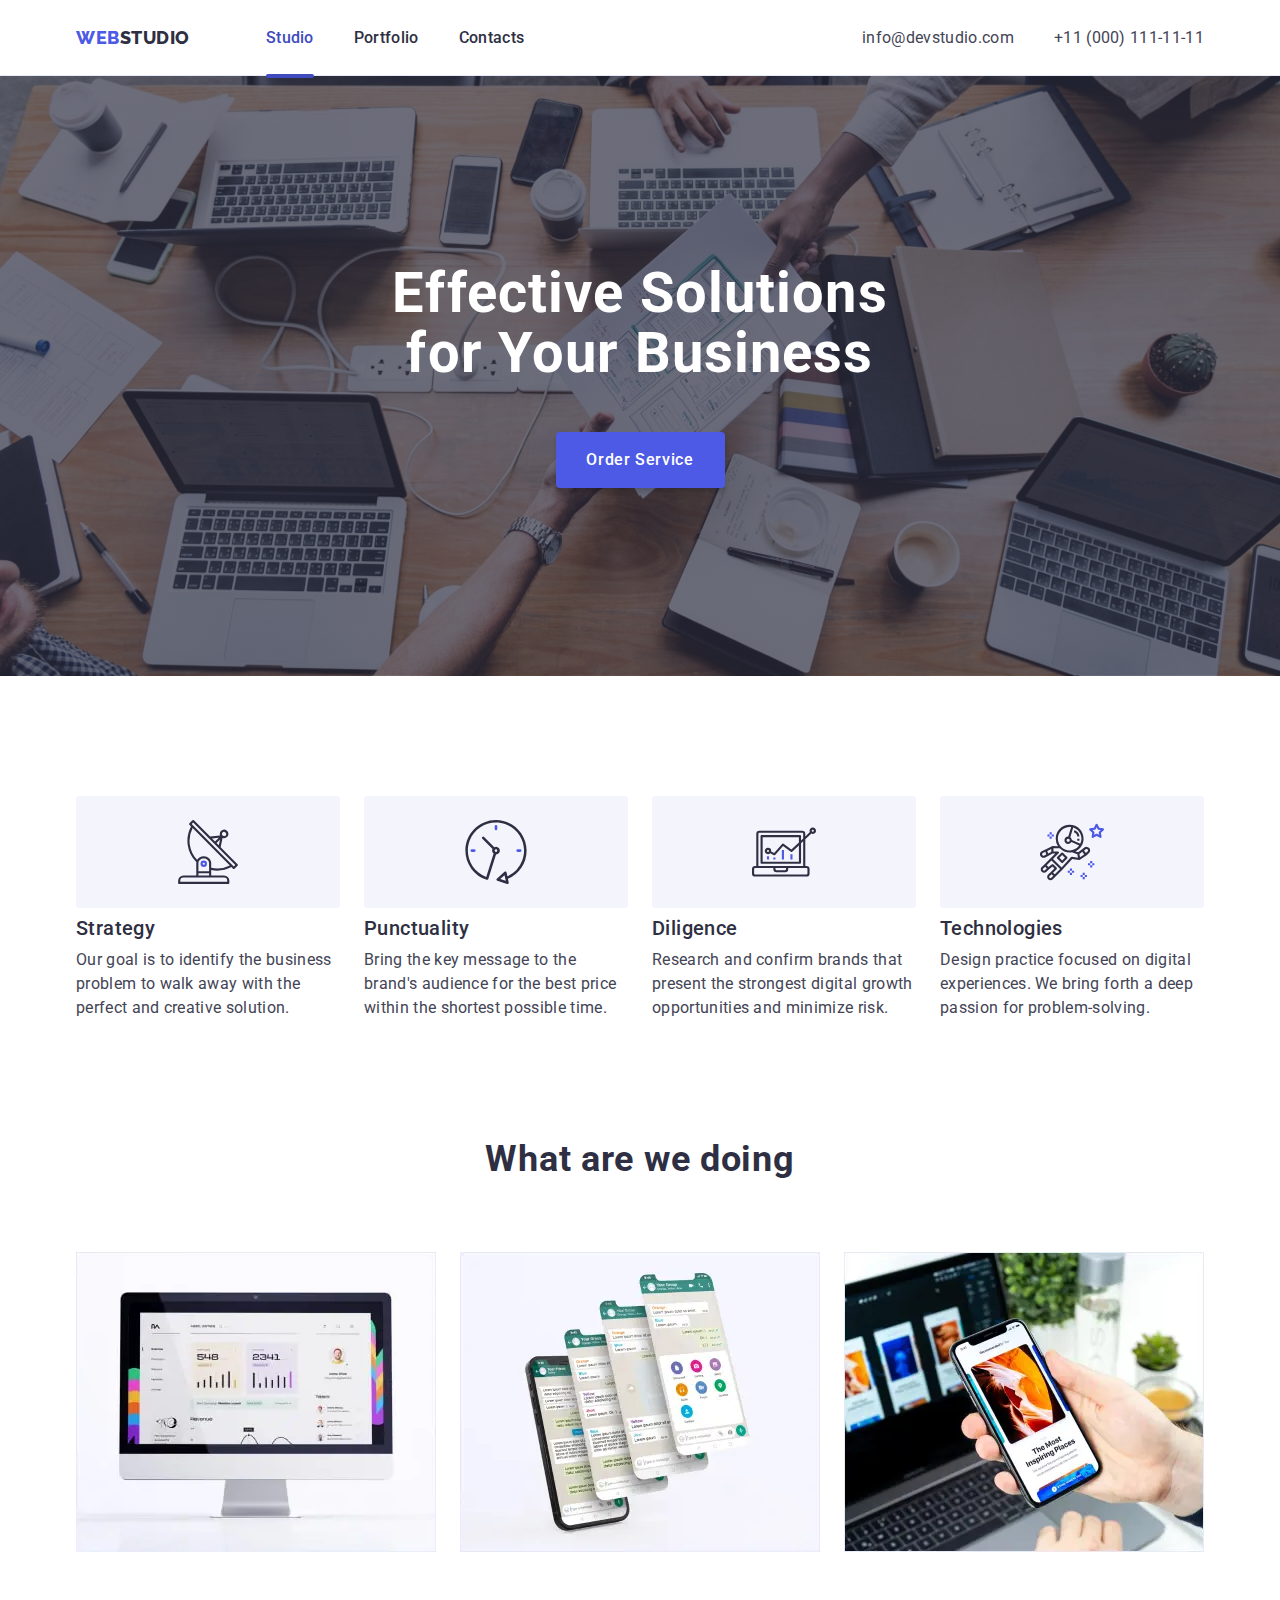
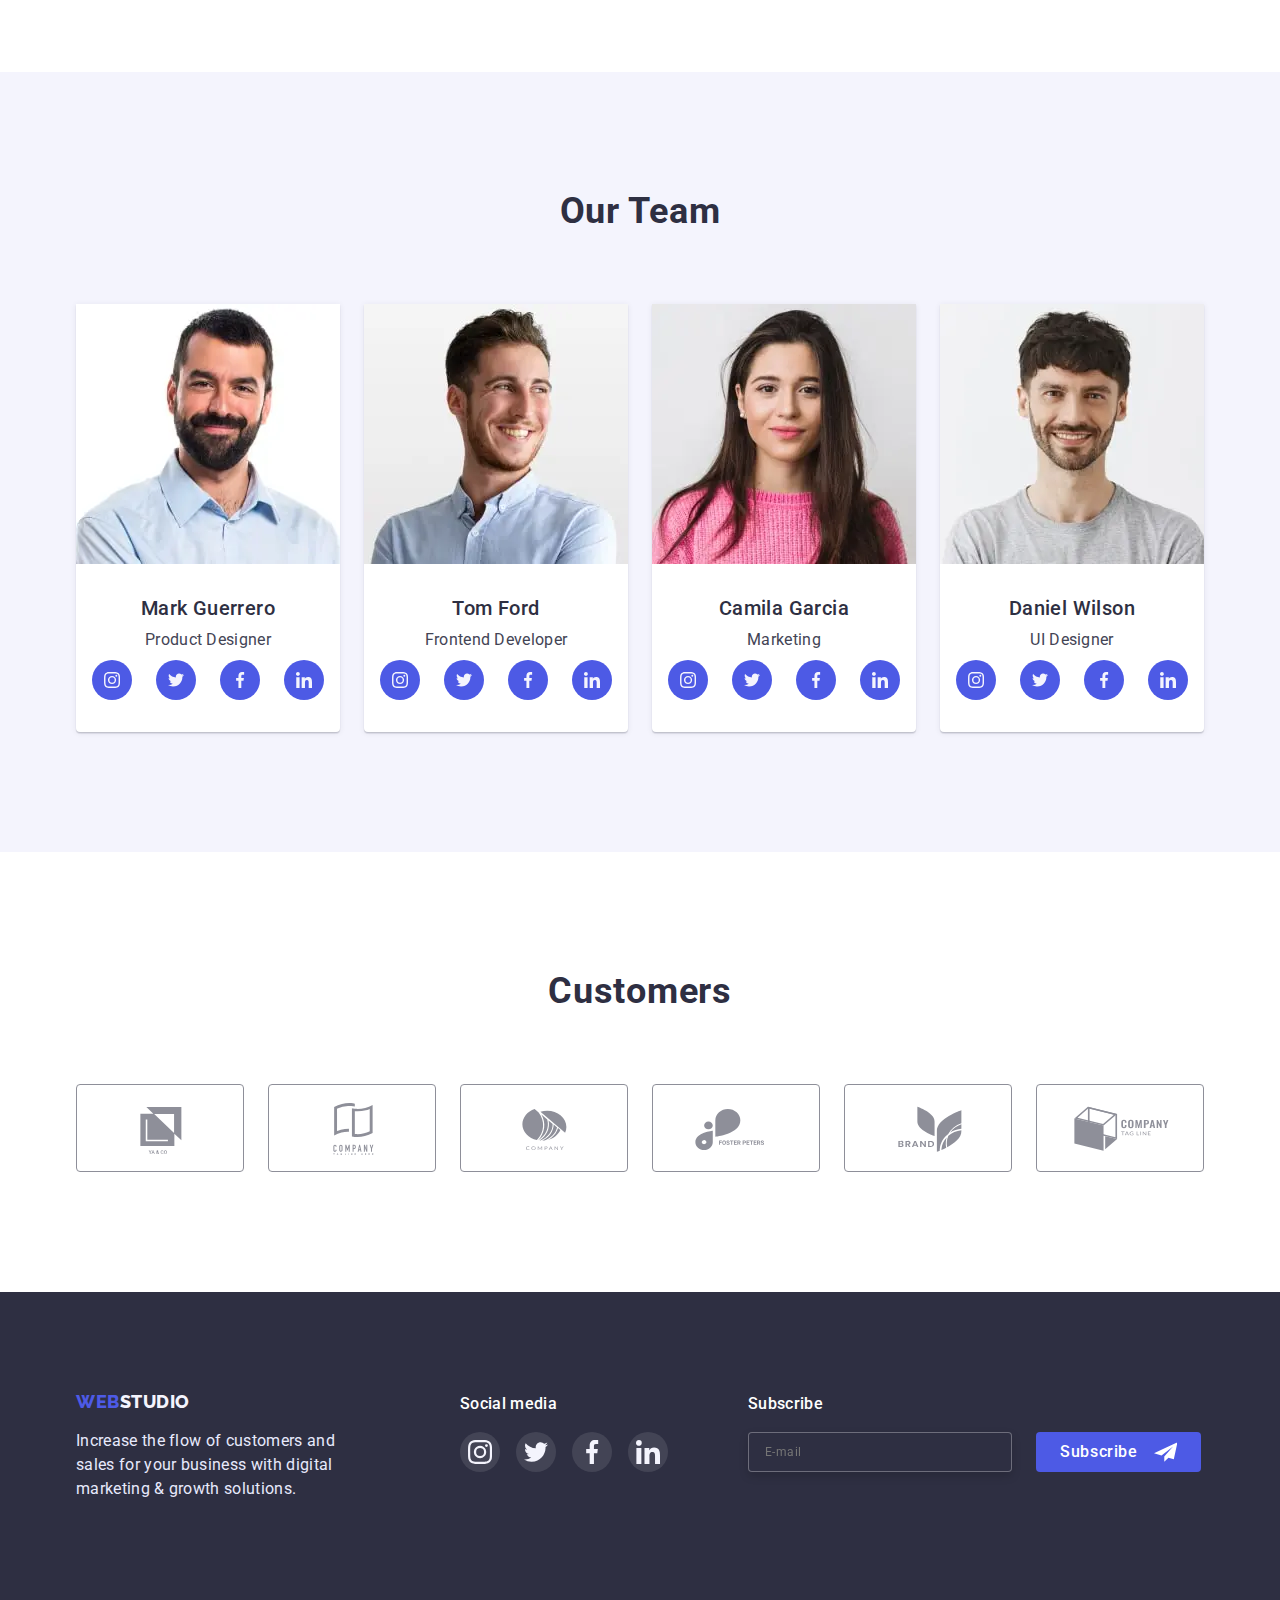
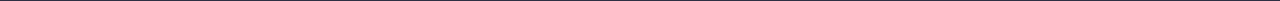
<file: index.html>
<!DOCTYPE html>
<html lang="en">
  <head>
    <meta charset="UTF-8" />
    <meta http-equiv="X-UA-Compatible" content="IE=edge" />
    <meta name="viewport" content="width=device-width, initial-scale=1.0" />
    <title>Effective Solutions for Your Business</title>
    <link rel="preconnect" href="https://fonts.googleapis.com" />
    <link rel="preconnect" href="https://fonts.gstatic.com" crossorigin />
    <link
      href="https://fonts.googleapis.com/css2?family=Raleway:wght@800&family=Roboto:wght@400;500;700;900&display=swap"
      rel="stylesheet"
    />
    <link
      rel="stylesheet"
      href="https://cdn.jsdelivr.net/npm/modern-normalize@1.1.0/modern-normalize.min.css"
    />
    <link rel="stylesheet" href="./css/style.css" />
    <link rel="stylesheet" href="./css/mobile.css" />
    <link rel="stylesheet" href="./css/tablet.css" />
    <link rel="stylesheet" href="./css/desktop.css" />
  </head>
  <body class="body-style">
    <header class="page-header">
      <div class="container page-header-container">
        <nav class="page-nav">
          <a class="logo-link" href="./index.html"
            ><span class="accent">WEB</span>STUDIO</a
          >
          <ul class="menu list">
            <li class="menu-header">
              <a class="menu-list active" href="./index.html">Studio</a>
            </li>
            <li class="menu-header">
              <a class="menu-list" href="./portfolio.html">Portfolio</a>
            </li>
            <li class="menu-header">
              <a class="menu-list" href="">Contacts</a>
            </li>
          </ul>
        </nav>
        <address class="header-address">
          <ul class="list header-list tablet-header-list">
            <li class="header-item">
              <a href="mailto:info@devstudio.com" class="link-mail-post"
                >info@devstudio.com</a
              >
            </li>
            <li class="header-item">
              <a href="tel:+110001111111" class="phone-number"
                >+11 (000) 111-11-11</a
              >
            </li>
          </ul>
        </address>
        <button class="mobile-menu-open js-open-menu" type="button">
          <svg width="32px" height="22px">
            <use
              href="./images/icon/symbol-defs.svg#icon-charm_menu-hamburger"
            ></use>
          </svg>
        </button>
      </div>
      <div class="mobile-menu js-menu-container">
        <div class="container-menu">
          <div>
            <button class="mobile-menu-close-btn js-close-menu">
              <svg class="mobile-menu-close-icon" width="8px" height="8px">
                <use
                  href="./images/icon/symbol-defs.svg#icon-close-black-18dp-2-1-2"
                ></use>
              </svg>
            </button>

            <ul class="mobile-menu-list list">
              <li>
                <a class="mobile-menu-link" href="./index.html">Studio</a>
              </li>
              <li>
                <a class="mobile-menu-link" href="./portfolio.html"
                  >Portfolio</a
                >
              </li>
              <li><a class="mobile-menu-link" href="#">Contacts</a></li>
            </ul>
          </div>
          <div class="address-soc-list">
            <address>
              <ul class="address-list list">
                <li>
                  <a class="phone-number-mobile" href="tel:+110001111111"
                    >+11 (000) 111-11-11</a
                  >
                </li>
                <li>
                  <a
                    class="link-mail-post-mobile"
                    href="mailto:info@devstudio.com"
                    >info@devstudio.com</a
                  >
                </li>
              </ul>
            </address>
            <ul class="soc-mobile list">
              <li>
                <a href="#" class="social-link"
                  ><svg width="24px" height="24px">
                    <use
                      href="./images/icon/symbol-defs.svg#icon-instagram-2"
                    ></use></svg
                ></a>
              </li>
              <li>
                <a href="#" class="social-link"
                  ><svg width="24px" height="24px">
                    <use
                      href="./images/icon/symbol-defs.svg#icon-twitter-1"
                    ></use></svg
                ></a>
              </li>
              <li>
                <a href="#" class="social-link"
                  ><svg width="24px" height="24px">
                    <use
                      href="./images/icon/symbol-defs.svg#icon-facebook-1"
                    ></use></svg
                ></a>
              </li>
              <li>
                <a href="#" class="social-link"
                  ><svg width="24px" height="24px">
                    <use
                      href="./images/icon/symbol-defs.svg#icon-linkedin-1"
                    ></use></svg
                ></a>
              </li>
            </ul>
          </div>
        </div>
      </div>
    </header>
    <main>
      <section class="headline-box section">
        <div class="container headline-container">
          <h1 class="headline headline-tablet headline-desktop">
            Effective Solutions for Your Business
          </h1>
          <button class="headline-button" type="button" data-modal-open>
            Order Service
          </button>
        </div>
      </section>

      <section class="features-mobile features-tablet features">
        <div class="container">
          <h2 class="visually-hidden">Features</h2>
          <ul class="features-list list">
            <li class="features-icon">
              <svg width="64px" height="64px">
                <use href="./images/icon/symbol-defs.svg#icon-antenna-1"></use>
              </svg>
            </li>
            <li class="features-icon">
              <svg width="64px" height="64px">
                <use href="./images/icon/symbol-defs.svg#icon-clock-1"></use>
              </svg>
            </li>
            <li class="features-icon">
              <svg width="64px" height="64px">
                <use href="./images/icon/symbol-defs.svg#icon-diagram-1"></use>
              </svg>
            </li>
            <li class="features-icon">
              <svg width="64px" height="64px">
                <use
                  href="./images/icon/symbol-defs.svg#icon-astronaut-1"
                ></use>
              </svg>
            </li>
          </ul>

          <ul
            class="features-list features-list-mobile features-list-tablet list"
          >
            <li class="features-item features-item-tablet">
              <h3
                class="features-header features-header-mobile features-header-tablet"
              >
                Strategy
              </h3>
              <p
                class="features-text features-text-mobile features-text-tablet"
              >
                Our goal is to identify the business problem to walk away with
                the perfect and creative solution.
              </p>
            </li>
            <li class="features-item features-item-tablet">
              <h3
                class="features-header features-header-mobile features-header-tablet"
              >
                Punctuality
              </h3>
              <p
                class="features-text features-text-mobile features-text-tablet"
              >
                Bring the key message to the brand's audience for the best price
                within the shortest possible time.
              </p>
            </li>

            <li class="features-item features-item-tablet">
              <h3
                class="features-header features-header-mobile features-header-tablet"
              >
                Diligence
              </h3>
              <p
                class="features-text features-text-mobile features-text-tablet"
              >
                Research and confirm brands that present the strongest digital
                growth opportunities and minimize risk.
              </p>
            </li>
            <li class="features-item features-item-tablet">
              <h3
                class="features-header features-header-mobile features-header-tablet"
              >
                Technologies
              </h3>
              <p
                class="features-text features-text-mobile features-text-tablet"
              >
                Design practice focused on digital experiences. We bring forth a
                deep passion for problem-solving.
              </p>
            </li>
          </ul>
        </div>
      </section>
      <section class="our-work">
        <div class="container">
          <h2 class="our-work-header">What are we doing</h2>
          <ul class="work-img list">
            <li>
              <picture>
                <source
                  srcset="
                    ./images/desktop-1x.webp 1x,
                    ./images/desktop-2x.webp 2x
                  "
                  media="(min-width: 1200px)"
                  type="image/webp"
                />
                <source
                  srcset="
                    ./images/desktop-1x.jpg 1x,
                    ./images/desktop-2x.jpg 2x
                  "
                  media="(min-width: 1200px)"
                />
                <img src="./images/desktop.jpg" alt="computer" width="360" />
              </picture>
            </li>
            <li>
              <picture>
                <source
                  srcset="./images/mob-1x.webp 1x, ./images/mob-2x.webp 2x"
                  media="(min-width: 1200px)"
                  type="image/webp"
                />
                <source
                  srcset="./images/mob-1x.jpg 1x, ./images/mob-2x.jpg 2x"
                  media="(min-width: 1200px)"
                />
                <img src="./images/mobile.jpg" alt="telephone" width="360" />
              </picture>
            </li>
            <li>
              <picture>
                <source
                  srcset="
                    ./images/mob-desk-1x.webp 1x,
                    ./images/mob-desk-2x.webp 2x
                  "
                  media="(min-width: 1200px)"
                  type="image/webp"
                />
                <source
                  srcset="
                    ./images/mob-desk-1x.jpg 1x,
                    ./images/mob-desk-2x.jpg 2x
                  "
                  media="(min-width: 1200px)"
                />
                <img
                  src="./images/desktopmobile.jpg"
                  alt="notebook"
                  width="360"
                />
              </picture>
            </li>
          </ul>
        </div>
      </section>

      <section class="team-list">
        <div class="container">
          <h2 class="team-header">Our Team</h2>
          <div class="cont-team">
            <ul class="team list">
              <li class="borders-text">
                <picture>
                  <source
                    srcset="./images/mark-1x.webp 1x, ./images/mark-2x.webp 2x"
                    media="(min-width: 1200px)"
                    type="image/webp"
                  />
                  <source
                    srcset="./images/mark-1x.jpg 1x, ./images/mark-2x.jpg 2x"
                    media="(min-width: 1200px)"
                  />
                  <img src="./images/mark.jpg" alt="Mark" width="264" />
                </picture>
                <div class="card-text">
                  <h3 class="team-name">Mark Guerrero</h3>
                  <p class="speciality">Product Designer</p>

                  <ul class="card list">
                    <li>
                      <a href="#" class="card-link"
                        ><svg width="16px" height="16px">
                          <use
                            href="./images/icon/symbol-defs.svg#icon-instagram-2"
                          ></use></svg
                      ></a>
                    </li>
                    <li>
                      <a href="#" class="card-link"
                        ><svg width="16px" height="16px">
                          <use
                            href="./images/icon/symbol-defs.svg#icon-twitter-1"
                          ></use></svg
                      ></a>
                    </li>
                    <li>
                      <a href="#" class="card-link"
                        ><svg width="16px" height="16px">
                          <use
                            href="./images/icon/symbol-defs.svg#icon-facebook-1"
                          ></use></svg
                      ></a>
                    </li>
                    <li>
                      <a href="#" class="card-link"
                        ><svg width="16px" height="16px">
                          <use
                            href="./images/icon/symbol-defs.svg#icon-linkedin-1"
                          ></use></svg
                      ></a>
                    </li>
                  </ul>
                </div>
              </li>
              <li class="borders-text">
                <picture>
                  <source
                    srcset="./images/tom-1x.webp 1x, ./images/tom-2x.webp 2x"
                    media="(min-width: 1200px)"
                    type="image/webp"
                  />
                  <source
                    srcset="./images/tom-1x.jpg 1x, ./images/tom-2x.jpg 2x"
                    media="(min-width: 1200px)"
                  />
                  <img src="./images/tom.jpg" alt="Tom" width="264" />
                </picture>
                <div class="card-text">
                  <h3 class="team-name">Tom Ford</h3>
                  <p class="speciality">Frontend Developer</p>
                  <ul class="card list">
                    <li>
                      <a href="#" class="card-link"
                        ><svg width="16px" height="16px">
                          <use
                            href="./images/icon/symbol-defs.svg#icon-instagram-2"
                          ></use></svg
                      ></a>
                    </li>
                    <li>
                      <a href="#" class="card-link"
                        ><svg width="16px" height="16px">
                          <use
                            href="./images/icon/symbol-defs.svg#icon-twitter-1"
                          ></use></svg
                      ></a>
                    </li>
                    <li>
                      <a href="#" class="card-link"
                        ><svg width="16px" height="16px">
                          <use
                            href="./images/icon/symbol-defs.svg#icon-facebook-1"
                          ></use></svg
                      ></a>
                    </li>
                    <li>
                      <a href="#" class="card-link"
                        ><svg width="16px" height="16px">
                          <use
                            href="./images/icon/symbol-defs.svg#icon-linkedin-1"
                          ></use></svg
                      ></a>
                    </li>
                  </ul>
                </div>
              </li>
            </ul>

            <ul class="team list">
              <li class="borders-text">
                <picture>
                  <source
                    srcset="
                      ./images/camila-1x.webp 1x,
                      ./images/camila-2x.webp 2x
                    "
                    media="(min-width: 1200px)"
                    type="image/webp"
                  />
                  <source
                    srcset="
                      ./images/camila-1x.jpg 1x,
                      ./images/camila-2x.jpg 2x
                    "
                    media="(min-width: 1200px)"
                  />
                  <img src="./images/camila.jpg" alt="Camila" width="264" />
                </picture>
                <div class="card-text">
                  <h3 class="team-name">Camila Garcia</h3>
                  <p class="speciality">Marketing</p>
                  <ul class="card list">
                    <li>
                      <a href="#" class="card-link"
                        ><svg width="16px" height="16px">
                          <use
                            href="./images/icon/symbol-defs.svg#icon-instagram-2"
                          ></use></svg
                      ></a>
                    </li>
                    <li>
                      <a href="#" class="card-link"
                        ><svg width="16px" height="16px">
                          <use
                            href="./images/icon/symbol-defs.svg#icon-twitter-1"
                          ></use></svg
                      ></a>
                    </li>
                    <li>
                      <a href="#" class="card-link"
                        ><svg width="16px" height="16px">
                          <use
                            href="./images/icon/symbol-defs.svg#icon-facebook-1"
                          ></use></svg
                      ></a>
                    </li>
                    <li>
                      <a href="#" class="card-link"
                        ><svg width="16px" height="16px">
                          <use
                            href="./images/icon/symbol-defs.svg#icon-linkedin-1"
                          ></use></svg
                      ></a>
                    </li>
                  </ul>
                </div>
              </li>

              <li class="borders-text">
                <picture>
                  <source
                    srcset="./images/dan-1x.webp 1x, ./images/dan-2x.webp 2x"
                    media="(min-width: 1200px)"
                    type="image/webp"
                  />
                  <source
                    srcset="./images/dan-1x.jpg 1x, ./images/dan-2x.jpg 2x"
                    media="(min-width: 1200px)"
                  />
                  <img src="./images/daniel.jpg" alt="Daniel" width="264" />
                </picture>
                <div class="card-text">
                  <h3 class="team-name">Daniel Wilson</h3>
                  <p class="speciality">UI Designer</p>
                  <ul class="card list">
                    <li>
                      <a href="#" class="card-link"
                        ><svg width="16px" height="16px">
                          <use
                            href="./images/icon/symbol-defs.svg#icon-instagram-2"
                          ></use></svg
                      ></a>
                    </li>
                    <li>
                      <a href="#" class="card-link"
                        ><svg width="16px" height="16px">
                          <use
                            href="./images/icon/symbol-defs.svg#icon-twitter-1"
                          ></use></svg
                      ></a>
                    </li>
                    <li>
                      <a href="#" class="card-link"
                        ><svg width="16px" height="16px">
                          <use
                            href="./images/icon/symbol-defs.svg#icon-facebook-1"
                          ></use></svg
                      ></a>
                    </li>
                    <li>
                      <a href="#" class="card-link"
                        ><svg width="16px" height="16px">
                          <use
                            href="./images/icon/symbol-defs.svg#icon-linkedin-1"
                          ></use></svg
                      ></a>
                    </li>
                  </ul>
                </div>
              </li>
            </ul>
          </div>
        </div>
      </section>

      <section class="customers">
        <div class="container">
          <h2 class="customers-header">Customers</h2>
          <ul class="customers-list list">
            <li>
              <a href="#" class="customers-link"
                ><svg class="svg" width="104px" height="56px">
                  <use
                    href="./images/icon/symbol-defs.svg#icon-Logo"
                  ></use></svg
              ></a>
            </li>
            <li>
              <a href="#" class="customers-link"
                ><svg class="svg" width="104px" height="56px">
                  <use
                    href="./images/icon/symbol-defs.svg#icon-Logo-2"
                  ></use></svg
              ></a>
            </li>

            <li>
              <a href="#" class="customers-link"
                ><svg class="svg" width="104px" height="56px">
                  <use
                    href="./images/icon/symbol-defs.svg#icon-Logo-3"
                  ></use></svg
              ></a>
            </li>

            <li>
              <a href="#" class="customers-link"
                ><svg class="svg" width="104px" height="56px">
                  <use
                    href="./images/icon/symbol-defs.svg#icon-Logo-4"
                  ></use></svg
              ></a>
            </li>

            <li>
              <a href="#" class="customers-link"
                ><svg class="svg" width="104px" height="56px">
                  <use
                    href="./images/icon/symbol-defs.svg#icon-Logo-5"
                  ></use></svg
              ></a>
            </li>
            <li>
              <a href="#" class="customers-link"
                ><svg class="svg" width="104px" height="56px">
                  <use
                    href="./images/icon/symbol-defs.svg#icon-Logo-6"
                  ></use></svg
              ></a>
            </li>
          </ul>
        </div>
      </section>
    </main>

    <footer class="style-footer">
      <div class="container footer-container">
        <div class="tablet-cont">
          <div class="footer-logo">
            <a class="logotype" href="./index.html"
              ><span class="accent">WEB</span>STUDIO</a
            >
            <p class="footer-text">
              Increase the flow of customers and sales for your business with
              digital marketing & growth solutions.
            </p>
          </div>
          <div class="social-media">
            <p class="soc-header">Social media</p>
            <ul class="social-list list">
              <li>
                <a href="#" class="social-list-item-link"
                  ><svg width="24px" height="24px">
                    <use
                      href="./images/icon/symbol-defs.svg#icon-instagram-2"
                    ></use></svg
                ></a>
              </li>
              <li>
                <a href="#" class="social-list-item-link"
                  ><svg width="24px" height="24px">
                    <use
                      href="./images/icon/symbol-defs.svg#icon-twitter-1"
                    ></use></svg
                ></a>
              </li>
              <li>
                <a href="#" class="social-list-item-link"
                  ><svg width="24px" height="24px">
                    <use
                      href="./images/icon/symbol-defs.svg#icon-facebook-1"
                    ></use></svg
                ></a>
              </li>
              <li>
                <a href="#" class="social-list-item-link"
                  ><svg width="24px" height="24px">
                    <use
                      href="./images/icon/symbol-defs.svg#icon-linkedin-1"
                    ></use></svg
                ></a>
              </li>
            </ul>
          </div>
        </div>
        <div class="subscribe-cont">
          <p class="subscribe">Subscribe</p>
          <form class="subscribe-form">
            <label for="subscribe-form"
              ><input
                type="text"
                id="subscribe-form"
                name="subscribe-input"
                class="footer-input"
                placeholder="E-mail"
            /></label>
            <button type="submit" class="subscribe-btn">
              Subscribe<svg width="24" height="24">
                <use href="./images/icon/symbol-defs.svg#icon-icon-send"></use>
              </svg>
            </button>
          </form>
        </div>
      </div>
    </footer>
    <div class="backdrop is-hidden" data-modal>
      <div class="modal modal-mobile modal-tablet">
        <button class="modal-btn" data-modal-close type="button">
          <svg width="8px" height="8px">
            <use
              href="./images/icon/symbol-defs.svg#icon-close-black-18dp-2-1-2"
            ></use>
          </svg>
        </button>
        <p class="modal-title">Leave your contacts and we will call you back</p>
        <form class="modal-form">
          <label for="name-label" class="name-label">
            <span class="modal-form-input-desc">Name</span>
            <span class="modal-form-input-wrapper">
              <input
                type="text"
                name="user-name"
                id="name-label"
                class="modal-input"
                pattern="[a-z A-Z А-Я а-я]+"
                minlength="2" />
              <svg width="18px" height="24" class="modal-form-icon">
                <use
                  href="./images/icon/symbol-defs.svg#icon-person-black-18dp-1"
                ></use></svg></span
          ></label>
          <label for="phone-user" class="name-label">
            <span class="modal-form-input-desc">Phone</span>
            <span class="modal-form-input-wrapper"
              ><input
                type="tel"
                name="user-phone"
                class="modal-input"
                id="phone-user"
                pattern="[0-9]{3}-[0-9]{3}-[0-9]{2}-[0-9]{2}"
                title="xxx-xxx-xx-xx" /><svg
                width="18px"
                height="24px"
                class="modal-form-icon"
              >
                <use
                  href="./images/icon/symbol-defs.svg#icon-phone-black-18dp-1"
                ></use></svg></span
          ></label>
          <label for="email-user" class="name-label">
            <span class="modal-form-input-desc">Email</span>
            <span class="modal-form-input-wrapper"
              ><input
                type="text"
                id="email-user"
                name="user-email"
                class="modal-input" /><svg
                class="modal-form-icon"
                width="18px"
                height="24"
              >
                <use
                  href="./images/icon/symbol-defs.svg#icon-email-black-18dp-1"
                ></use></svg></span
          ></label>
          <label for="comment-user" class="name-label">
            <span class="modal-form-input-desc">Comment</span>
            <textarea
              name="user-message"
              placeholder="Text input"
              id="comment-user"
              class="comment-message"
            ></textarea>
          </label>
          <input
            type="checkbox"
            name="user-comment"
            id="user-feedback"
            class="chekbox visually-hidden"
          /><label for="user-feedback" class="modal-form-check"
            >I accept the terms and conditions of the&nbsp;<a href="#"
              >Privacy Policy</a
            ></label
          >
          <button type="submit" class="modal-form-submit">Send</button>
        </form>
      </div>
    </div>
    <script src="./js/modal.js"></script>
    <script src="./js/mobile-menu.js"></script>
  </body>
</html>
</file>
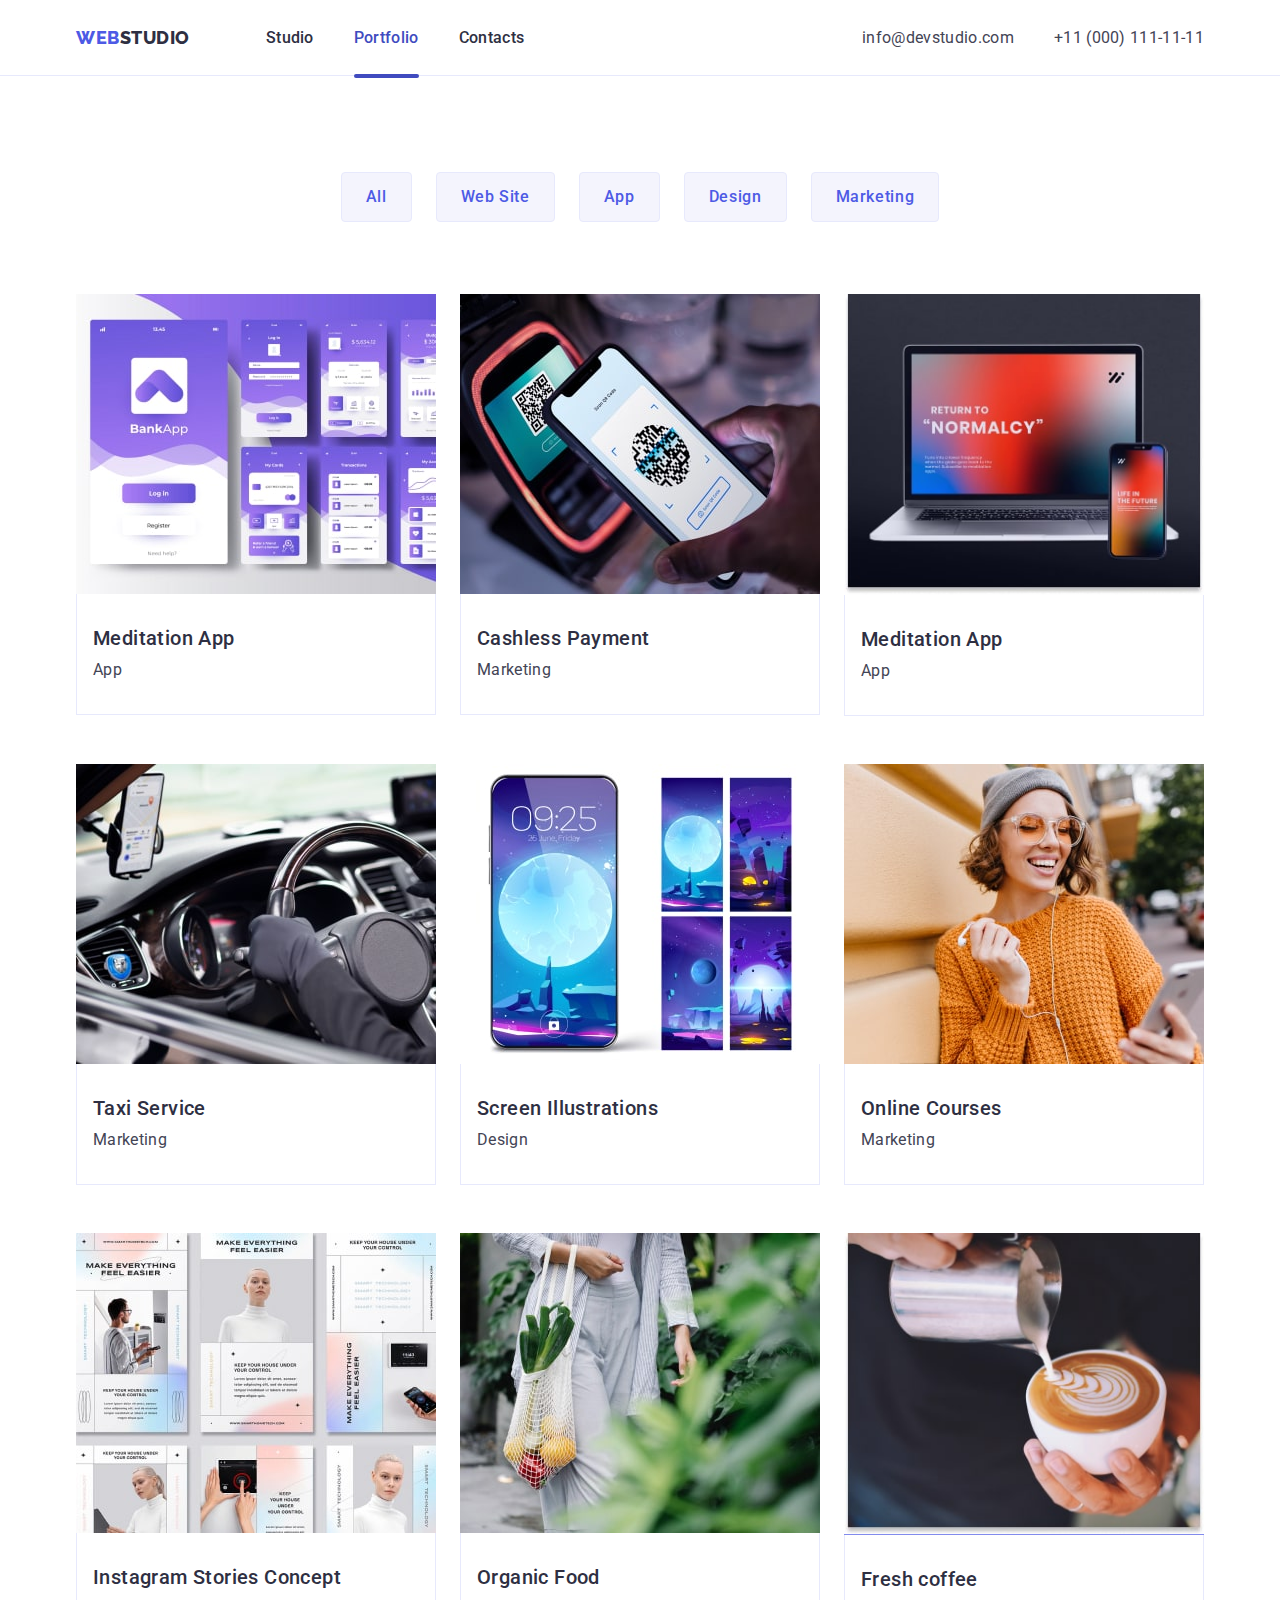
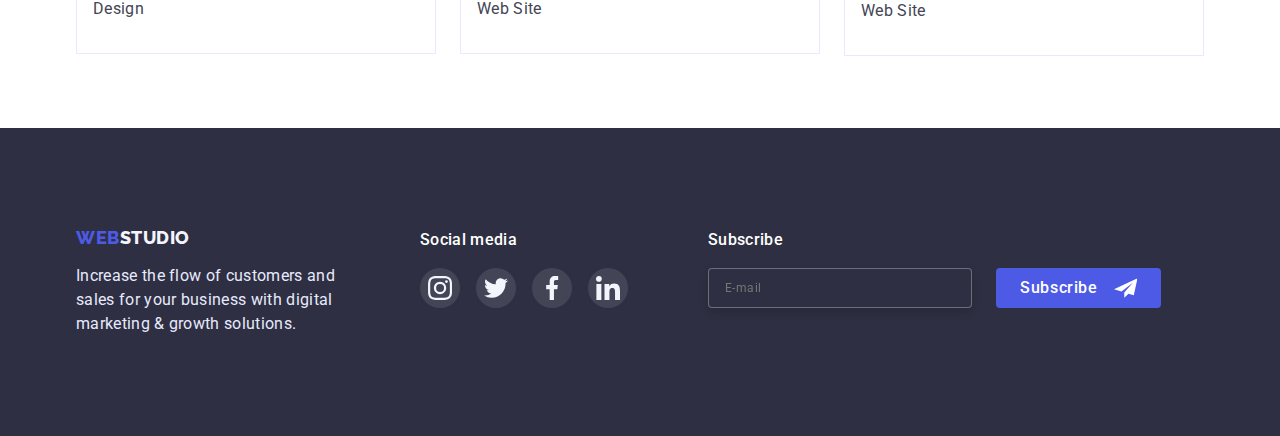
<file: portfolio.html>
<!DOCTYPE html>
<html lang="en">
  <head>
    <meta charset="UTF-8" />
    <meta http-equiv="X-UA-Compatible" content="IE=edge" />
    <meta name="viewport" content="width=device-width, initial-scale=1.0" />
    <title>Portfolio</title>
    <link rel="preconnect" href="https://fonts.googleapis.com" />
    <link rel="preconnect" href="https://fonts.gstatic.com" crossorigin />
    <link
      href="https://fonts.googleapis.com/css2?family=Open+Sans:wght@600&family=Raleway:wght@800&family=Roboto+Mono:wght@600&family=Roboto:wght@400;500;700&display=swap"
      rel="stylesheet"
    />
    <link
      rel="stylesheet"
      href="https://cdn.jsdelivr.net/npm/modern-normalize@1.1.0/modern-normalize.min.css"
    />
    <link rel="stylesheet" href="./css/style.css" />

    <link rel="stylesheet" href="./css/mobile.css" />

    <link rel="stylesheet" href="./css/tablet.css" />

    <link rel="stylesheet" href="./css/desktop.css" />
  </head>
  <body class="body-style">
    <header class="page-header">
      <div class="container page-header-container">
        <nav class="page-nav">
          <a class="logo-link" href="./index.html"
            ><span class="accent">WEB</span>STUDIO</a
          >
          <ul class="menu list">
            <li class="menu-header list">
              <a class="menu-list" href="./index.html">Studio</a>
            </li>
            <li class="menu-header list">
              <a class="menu-list active" href="./portfolio.html">Portfolio</a>
            </li>
            <li class="menu-header list">
              <a class="menu-list" href="">Contacts</a>
            </li>
          </ul>
        </nav>
        <address>
          <ul class="list header-list">
            <li>
              <a class="link-mail-post" href="mailto:info@devstudio.com"
                >info@devstudio.com</a
              >
            </li>
            <li>
              <a class="phone-number" href="tel:+110001111111"
                >+11 (000) 111-11-11</a
              >
            </li>
          </ul>
        </address>
      </div>
    </header>
    <main>
      <section class="buttons">
        <div class="container">
          <h1 class="visually-hidden">Menu</h1>
          <ul class="buttons-list list">
            <li><button class="buttons-item" type="button">All</button></li>
            <li>
              <button class="buttons-item" type="button">Web Site</button>
            </li>
            <li><button class="buttons-item" type="button">App</button></li>
            <li><button class="buttons-item" type="button">Design</button></li>
            <li>
              <button class="buttons-item" type="button">Marketing</button>
            </li>
          </ul>
          <h2 class="visually-hidden">Service</h2>
          <ul class="images list">
            <li class="service-card">
              <a class="service" href="#"
                ><div class="overlay-img">
                  <img
                    src="./images/portfolio/img-min.jpg"
                    alt="app"
                    width="360"
                  />
                  <p class="overlay">
                    14 Stylish and User-Friendly App Design Concepts · Task
                    Manager App · Calorie Tracker App · Exotic Fruit Ecommerce
                    App · Cloud Storage App
                  </p>
                </div>
                <div class="borders-card">
                  <h3 class="image-name">Meditation App</h3>
                  <p class="img-text">App</p>
                </div></a
              >
            </li>
            <li class="service-card">
              <a class="service" href="#"
                ><div class="overlay-img">
                  <img
                    src="./images/portfolio/img1-min.jpg"
                    alt="payment"
                    width="360"
                  />
                  <p class="overlay">
                    14 Stylish and User-Friendly App Design Concepts · Task
                    Manager App · Calorie Tracker App · Exotic Fruit Ecommerce
                    App · Cloud Storage App
                  </p>
                </div>
                <div class="borders-card">
                  <h3 class="image-name">Cashless Payment</h3>
                  <p class="img-text">Marketing</p>
                </div></a
              >
            </li>
            <li class="service-card">
              <a class="service" href="#"
                ><div class="overlay-img">
                  <img
                    src="./images/portfolio/img2-min.jpg"
                    alt="meditation"
                    width="360"
                  />
                  <p class="overlay">
                    14 Stylish and User-Friendly App Design Concepts · Task
                    Manager App · Calorie Tracker App · Exotic Fruit Ecommerce
                    App · Cloud Storage App
                  </p>
                </div>
                <div class="borders-card">
                  <h3 class="image-name">Meditation App</h3>
                  <p class="img-text">App</p>
                </div></a
              >
            </li>
            <li class="service-card">
              <a class="service" href="#"
                ><div class="overlay-img">
                  <img
                    src="./images/portfolio/img3-min.jpg"
                    alt="taxi"
                    width="360"
                  />
                  <p class="overlay">
                    14 Stylish and User-Friendly App Design Concepts · Task
                    Manager App · Calorie Tracker App · Exotic Fruit Ecommerce
                    App · Cloud Storage App
                  </p>
                </div>
                <div class="borders-card">
                  <h3 class="image-name">Taxi Service</h3>
                  <p class="img-text">Marketing</p>
                </div></a
              >
            </li>
            <li class="service-card">
              <a class="service" href="#"
                ><div class="overlay-img">
                  <img
                    src="./images/portfolio/img4-min.jpg"
                    alt="illustrations"
                    width="360"
                  />
                  <p class="overlay">
                    14 Stylish and User-Friendly App Design Concepts · Task
                    Manager App · Calorie Tracker App · Exotic Fruit Ecommerce
                    App · Cloud Storage App
                  </p>
                </div>
                <div class="borders-card">
                  <h3 class="image-name">Screen Illustrations</h3>
                  <p class="img-text">Design</p>
                </div></a
              >
            </li>
            <li class="service-card">
              <a class="service" href="#"
                ><div class="overlay-img">
                  <img
                    src="./images/portfolio/img5-min.jpg"
                    alt="courses"
                    width="360"
                  />
                  <p class="overlay">
                    14 Stylish and User-Friendly App Design Concepts · Task
                    Manager App · Calorie Tracker App · Exotic Fruit Ecommerce
                    App · Cloud Storage App
                  </p>
                </div>
                <div class="borders-card">
                  <h3 class="image-name">Online Courses</h3>
                  <p class="img-text">Marketing</p>
                </div></a
              >
            </li>
            <li class="service-card">
              <a class="service" href="#"
                ><div class="overlay-img">
                  <img
                    src="./images/portfolio/img6-min.jpg"
                    alt="instagram"
                    width="360"
                  />
                  <p class="overlay">
                    14 Stylish and User-Friendly App Design Concepts · Task
                    Manager App · Calorie Tracker App · Exotic Fruit Ecommerce
                    App · Cloud Storage App
                  </p>
                </div>
                <div class="borders-card">
                  <h3 class="image-name">Instagram Stories Concept</h3>
                  <p class="img-text">Design</p>
                </div></a
              >
            </li>
            <li class="service-card">
              <a class="service" href="#"
                ><div class="overlay-img">
                  <img
                    src="./images/portfolio/img9-min.jpg"
                    alt="food"
                    width="360"
                  />
                  <p class="overlay">
                    14 Stylish and User-Friendly App Design Concepts · Task
                    Manager App · Calorie Tracker App · Exotic Fruit Ecommerce
                    App · Cloud Storage App
                  </p>
                </div>
                <div class="borders-card">
                  <h3 class="image-name">Organic Food</h3>
                  <p class="img-text">Web Site</p>
                </div></a
              >
            </li>
            <li class="service-card">
              <a class="service" href="#"
                ><div class="overlay-img">
                  <img
                    src="./images/portfolio/img7-min.jpg"
                    alt="coffee"
                    width="360"
                  />
                  <p class="overlay">
                    14 Stylish and User-Friendly App Design Concepts · Task
                    Manager App · Calorie Tracker App · Exotic Fruit Ecommerce
                    App · Cloud Storage App
                  </p>
                </div>
                <div class="borders-card">
                  <h3 class="image-name">Fresh coffee</h3>
                  <p class="img-text">Web Site</p>
                </div></a
              >
            </li>
          </ul>
        </div>
      </section>
    </main>
    <footer class="style-footer">
      <div class="container footer-container">
        <div class="footer-logo">
          <a class="logotype" href="./index.html"
            ><span class="accent">WEB</span>STUDIO</a
          >
          <p class="footer-text">
            Increase the flow of customers and sales for your business with
            digital marketing & growth solutions.
          </p>
        </div>
        <div class="social-media">
          <p class="soc-header">Social media</p>
          <ul class="social-list list">
            <li>
              <a href="#" class="social-list-item-link"
                ><svg width="24" height="24">
                  <use
                    href="./images/icon/symbol-defs.svg#icon-instagram-2"
                  ></use></svg
              ></a>
            </li>
            <li>
              <a href="#" class="social-list-item-link"
                ><svg width="24" height="24">
                  <use
                    href="./images/icon/symbol-defs.svg#icon-twitter-1"
                  ></use></svg
              ></a>
            </li>
            <li>
              <a href="#" class="social-list-item-link"
                ><svg width="24" height="24">
                  <use
                    href="./images/icon/symbol-defs.svg#icon-facebook-1"
                  ></use></svg
              ></a>
            </li>
            <li>
              <a href="#" class="social-list-item-link"
                ><svg width="24" height="24">
                  <use
                    href="./images/icon/symbol-defs.svg#icon-linkedin-1"
                  ></use></svg
              ></a>
            </li>
          </ul>
        </div>
        <div class="subscribe-cont">
          <p class="subscribe">Subscribe</p>
          <form class="subscribe-form">
            <label for="subscribe-input"
              ><input
                type="text"
                id="subscribe-input"
                name="subscribe-input"
                class="footer-input"
                placeholder="E-mail"
            /></label>
            <button type="submit" class="subscribe-btn">
              Subscribe<svg width="24" height="24">
                <use href="./images/icon/symbol-defs.svg#icon-icon-send"></use>
              </svg>
            </button>
          </form>
        </div>
      </div>
    </footer>
  </body>
</html>
</file>
<file: css/style.css>
:root {
  --navy-blue-color: #2e2f42;
  --body-background-color: #ffffff;
  --cornflower-color: #e7e9fc;
  --slate-color: #434455;
  --iris-color: #4d5ae5;
  --cloud-color: #f4f4fd;
  --ocean-color: #404bbf;
  --light-slate: #8e8f99;
  --green-color: #31d0aa;
  --white-color: #fcfcfc;
  --background-gradient: linear-gradient(
    rgba(46, 47, 66, 0.7),
    rgba(46, 47, 66, 0.7) 100%
  );
}

h1,
h2,
h3,
p {
  margin-top: 0;
  margin-bottom: 0;
}
ul {
  margin-top: 0;
  margin-bottom: 0;
  padding-left: 0;
}
img {
  display: block;
  max-width: 100%;
  height: auto;
}
address {
  font-style: normal;
}
button {
  cursor: pointer;
}
body {
  font-family: 'Roboto', sans-serif;
  background-color: var(--body-background-color);
  color: var(--navy-blue-color);
  font-size: 16px;
}
.container {
  position: relative;
}
.body {
  font-family: 'Roboto', sans-serif;
  font-weight: 500;
  font-size: 20px;
  line-height: 1.2;
  color: var(--navy-blue-color);
}

.buttons {
  padding-top: 96px;
  padding-bottom: 72px;
}
.buttons-item:is(:hover, :focus) {
  background: var(--ocean-color);
  color: var(--body-background-color);
  border-color: transparent;
  box-shadow: 0px 3px 1px rgba(0, 0, 0, 0.1), 0px 2px 1px rgba(0, 0, 0, 0.08),
    0px 2px 2px rgba(0, 0, 0, 0.12);
}
.buttons-item {
  padding-top: 12px;
  padding-bottom: 12px;
  padding-left: 24px;
  padding-right: 24px;
  font-family: inherit;
  font-weight: 500;
  font-size: 16px;
  line-height: 1.5;
  letter-spacing: 0.04em;
  color: var(--iris-color);
  background: var(--cloud-color);
  cursor: pointer;
  border: 1px solid var(--cornflower-color);
  border-radius: 4px;
  transition-property: background, color, border, box-shadow;
  transition-duration: 250ms;
  transition-timing-function: cubic-bezier(0.4, 0, 0.2, 1);
}
.buttons-list {
  display: flex;
  flex-direction: row;
  justify-content: center;
  gap: 24px;
}
.borders-card {
  padding-top: 32px;
  padding-left: 16px;
  padding-bottom: 32px;
  border-left: 1px solid var(--cornflower-color);
  border-right: 1px solid var(--cornflower-color);
  border-bottom: 1px solid var(--cornflower-color);
}
.image-name {
  font-weight: 500;
  font-size: 20px;
  line-height: 1.2;
  letter-spacing: 0.02em;
  color: var(--navy-blue-color);
}
.img-text {
  font-size: 16px;
  line-height: 1.5;
  letter-spacing: 0.02em;
  color: var(--slate-color);
  padding-top: 8px;
}
.images {
  display: flex;
  flex-wrap: wrap;
  row-gap: 48px;
  justify-content: center;
  margin-top: 72px;
}
.service:is(:hover, :focus) {
  box-shadow: 0px 1px 6px rgba(46, 47, 66, 0.08),
    0px 1px 1px rgba(46, 47, 66, 0.16), 0px 2px 1px rgba(46, 47, 66, 0.08);
}
.service {
  text-decoration: none;
  display: block;
  transition-property: box-shadow;
  transition-duration: 250ms;
  transition-timing-function: cubic-bezier(0.4, 0, 0.2, 1);
}
.service-card:not(:nth-child(3n)) {
  margin-right: 24px;
}

.style-footer {
  padding-top: 100px;
  padding-bottom: 100px;
  background: var(--navy-blue-color);
}
.overlay {
  font-weight: 400;
  font-size: 16px;
  line-height: 1.5;
  letter-spacing: 0.02em;
  color: var(--cloud-color);
  background: var(--iris-color);
  background-blend-mode: soft-light;
  mix-blend-mode: normal;
  padding-top: 40px;
  padding-left: 32px;
  padding-bottom: 40px;
  padding-right: 32px;
  position: absolute;
  left: 0;
  top: 0;
  width: 100%;
  height: 100%;
  overflow-y: scroll;
  transform: translate(0, 100%);
  transition-duration: 250ms;
  transition-timing-function: cubic-bezier(0.4, 0, 0.2, 1);
}
.overlay-img {
  position: relative;
  overflow: hidden;
}
.service:is(:hover, :focus) .overlay {
  transform: translate(0, 0);
}
.service-card {
  position: relative;
}

.visually-hidden {
  position: absolute;
  width: 1px;
  height: 1px;
  margin: -1px;
  border: 0;
  padding: 0;
  white-space: nowrap;
  clip-path: inset(100%);
  clip: rect(0 0 0 0);
  overflow: hidden;
}

.headline-box {
  margin: 0 auto;
  background-color: var(--navy-blue-color);
  background-image: var(--background-gradient),
    url(../images/Dark-bg-mobile.jpg);
  background-repeat: no-repeat;
  background-position: center;
  background-size: cover;
}
@media screen and (min-device-pixel-ratio: 2) and (max-width: 767px),
  screen and (min-resolution: 192dpi) and (max-width: 767px),
  screen and (min-resolution: 2dppx) and (max-width: 767px) {
  .headline-box {
    background-image: var(--background-gradient),
      url(../images/Dark-bg-mobile-2x.jpg);
  }
}

.headline-button {
  display: block;
  font-family: inherit;
  font-weight: 500;
  font-size: 16px;
  line-height: 1.5;
  letter-spacing: 0.04em;
  background-color: var(--iris-color);
  color: var(--body-background-color);
  border-radius: 4px;
  border: 0;
  margin: 0 auto;
  width: 169px;
  height: 56px;
  box-shadow: 0px 4px 4px rgba(0, 0, 0, 0.15);
  transition-property: background;
  transition-duration: 250ms;
  transition-timing-function: cubic-bezier(0.4, 0, 0.2, 1);
}
.headline-button:hover,
.headline-button:focus {
  background-color: var(--ocean-color);
  cursor: pointer;
}

.list {
  padding-top: 0;
}
.logo-link {
  font-family: 'Raleway', sans-serif;
  font-weight: 800;
  font-size: 18px;
  line-height: 1.5;
  letter-spacing: 0.03em;
  color: var(--navy-blue-color);
  text-decoration: none;
  margin-right: 76px;
  padding-top: 24px;
  padding-bottom: 24px;
}
.accent {
  color: var(--iris-color);
}
.menu {
  display: flex;
  align-items: center;
}
.menu-list {
  font-weight: 500;
  font-size: 16px;
  line-height: 1.5;
  letter-spacing: 0.02em;
  color: var(--navy-blue-color);
  text-decoration: none;
  transition-property: color;
  transition-duration: 250ms;
  transition-timing-function: cubic-bezier(0.4, 0, 0.2, 1);
}
.menu-header:not(:last-child) {
  margin-right: 40px;
}
.menu-list:is(:hover, :focus) {
  color: var(--ocean-color);
}

.list {
  list-style: none;
}
.link-mail-post:is(:hover, :focus) {
  color: var(--ocean-color);
}
.link-mail-post {
  font-size: 16px;
  line-height: 1.5;
  letter-spacing: 0.02em;
  color: var(--slate-color);
  text-decoration: none;
  transition-duration: 250ms;
  transition-timing-function: cubic-bezier(0.4, 0, 0.2, 1);
  transition-property: color;
}

.phone-number:is(:hover, :focus) {
  color: var(--ocean-color);
}
.phone-number {
  font-size: 16px;
  line-height: 1.5;
  letter-spacing: 0.02em;
  color: var(--slate-color);
  text-decoration: none;
  transition-duration: 250ms;
  transition-timing-function: cubic-bezier(0.4, 0, 0.2, 1);
  transition-property: color;
}

.page-header-container {
  display: flex;
  align-items: center;
  justify-content: space-between;
}

.page-header {
  border-bottom: 1px solid #e7e9fc;
}
.page-nav {
  display: flex;
  margin-right: auto;
}

.active {
  position: relative;
  display: block;
  color: var(--ocean-color);
}
.active::after {
  position: absolute;
  content: '';
  display: block;
  bottom: -28px;
  width: 100%;
  height: 4px;
  border-radius: 2px;
  background-color: var(--ocean-color);
  left: 0;
}

.modal {
  position: absolute;
  min-height: 576px;
  width: 408px;
  top: 50%;
  left: 50%;
  transform: translate(-50%, -50%);
  background-color: var(--white-color);
  box-shadow: 0px 1px 1px rgba(0, 0, 0, 0.14), 0px 1px 3px rgba(0, 0, 0, 0.12),
    0px 2px 1px rgba(0, 0, 0, 0.2);
  border-radius: 4px;
  padding: 24px;
}

.backdrop.is-hidden {
  opacity: 0;
  pointer-events: none;
  visibility: hidden;
}
.backdrop {
  position: fixed;
  z-index: 100;
  top: 0;
  left: 0;
  width: 100%;
  height: 100%;
  background-color: rgba(46, 47, 66, 0.4);
  transition-property: opacity, visibility;
  transition-duration: 250ms;
  transition-timing-function: cubic-bezier(0.4, 0, 0.2, 1);
}
.modal-btn {
  position: absolute;
  background: var(--cornflower-color);
  border: 1px solid rgba(0, 0, 0, 0.1);
  display: flex;
  align-items: center;
  justify-content: center;
  padding: 0;
  width: 24px;
  height: 24px;
  top: 24px;
  right: 24px;
  padding: 0;
  border-radius: 50%;
  cursor: pointer;
  transition-property: background, fill;
  transition-duration: 250ms;
  transition-timing-function: cubic-bezier(0.4, 0, 0.2, 1);
}

.modal-btn:is(:hover, :focus) {
  background: var(--ocean-color);
  fill: var(--body-background-color);
}
.modal-title {
  font-weight: 500;
  font-size: 16px;
  line-height: 1.5;
  text-align: center;
  letter-spacing: 0.02em;
  color: var(--navy-blue-color);
  margin-top: 48px;
  margin-bottom: 8px;
}
.name-label {
  margin-top: 8px;
}
.comment-message {
  font-weight: 400;
  font-size: 12px;
  line-height: 1.16;
  letter-spacing: 0.01em;
}
.comment-message ::placeholder {
  color: rgba(117, 117, 117, 0.5);
}
.modal-form-check {
  font-size: 12px;
  line-height: 1.16;
  letter-spacing: 0.04em;
  color: #757575;
}
.modal-form-input-wrapper {
  position: relative;
  display: block;
}
.modal-form-icon {
  display: block;
  position: absolute;
  top: 50%;
  left: 16px;
  transform: translate(0, -50%);
  transition-property: fill;
  transition-duration: 250ms;
  transition-timing-function: cubic-bezier(0.4, 0, 0.2, 1);
}
.modal-form {
  display: flex;
  flex-direction: column;
}
.modal-input {
  background-color: transparent;
  border-radius: 4px;
  width: 100%;
  height: 40px;
  border: 1px solid rgba(33, 33, 33, 0.2);
  padding-left: 38px;
  font-weight: 400;
  font-size: 12px;
  line-height: 1.16;
  letter-spacing: 0.01em;
  transition-property: border-color;
  transition-duration: 250ms;
  transition-timing-function: cubic-bezier(0.4, 0, 0.2, 1);
}
.modal-form-check {
  display: flex;
  align-items: center;
  font-weight: 400;
  font-size: 12px;
  line-height: 1.16;
}
.modal-form-check::before {
  width: 16px;
  height: 16px;
  border: 1.25px solid var(--navy-blue-color);
  border-radius: 2px;
  display: block;
  content: '';
  cursor: pointer;
  margin-right: 8px;
  background: var(--body-background-color);
}
.modal-form-check {
  font-size: 12px;
  line-height: 1.16;
  letter-spacing: 0.04em;
  color: #757575;
  margin-bottom: 24px;
}

.chekbox:focus + .modal-form-check::before {
  background: var(--ocean-color);
  border: 1.25px solid var(--ocean-color);
  border-radius: 2px;
}
.chekbox:checked + .modal-form-check::before {
  background-image: url(../images/icon/click.svg);
  background-size: cover;
  background-position: center;
  background-repeat: no-repeat;
  background-color: var(--ocean-color);
  border: 1.25px solid var(--ocean-color);
}
.modal-form-submit {
  min-width: 169px;
  height: 56px;
  padding: 16px 32px;
  align-self: center;
  background: var(--iris-color);
  box-shadow: 0px 4px 4px rgba(0, 0, 0, 0.15);
  border-radius: 4px;
  font-weight: 500;
  font-size: 16px;
  line-height: 1.5;
  text-align: center;
  letter-spacing: 0.04em;
  color: var(--body-background-color);
  border: none;
  transition-property: background;
  transition-duration: 250ms;
  transition-timing-function: cubic-bezier(0.4, 0, 0.2, 1);
}
.modal-form-submit:is(:hover, :focus) {
  background: var(--ocean-color);
}
.modal-input:focus {
  outline: none;
  border-color: var(--iris-color);
}
.modal-input:focus + .modal-form-icon {
  fill: var(--iris-color);
}
.modal-form-input-desc {
  display: block;
  font-weight: 400;
  font-size: 12px;
  line-height: 1.16;
  letter-spacing: 0.01em;
  color: var(--light-slate);
  margin-bottom: 4px;
}
.comment-message {
  width: 100%;
  height: 120px;
  border: 1px solid rgba(33, 33, 33, 0.2);
  border-radius: 4px;
  margin-bottom: 16px;
  padding: 8px 16px;
  resize: none;
  transition-property: border-color;
  transition-duration: 250ms;
  transition-timing-function: cubic-bezier(0.4, 0, 0.2, 1);
}
.comment-message:focus {
  outline: none;
  border-color: var(--iris-color);
}

.team-list {
  background: var(--cloud-color);
  padding-bottom: 96px;
  padding-top: 96px;
  text-align: center;
}

.card-text {
  padding-top: 32px;
  padding-bottom: 32px;
}
.team-header {
  font-weight: 700;
  font-size: 36px;
  line-height: 1.11;
  letter-spacing: 0.02em;
  color: var(--navy-blue-color);
  margin-bottom: 72px;
  text-transform: capitalize;
  text-align: center;
}
.team-name {
  font-weight: 500;
  font-size: 20px;
  line-height: 1.2;
  letter-spacing: 0.02em;
  color: inherit;
  text-align: center;
}
.card-link:is(:hover, :focus) {
  background: var(--ocean-color);
}
.card-link {
  display: flex;
  justify-content: center;
  align-items: center;
  border-radius: 50%;
  width: 40px;
  height: 40px;
  background: var(--iris-color);
  transition-property: background;
  transition-duration: 250ms;
  transition-timing-function: cubic-bezier(0.4, 0, 0.2, 1);
}
.card {
  display: flex;
  justify-content: center;
  gap: 24px;
  margin-top: 8px;
}
.borders-text {
  box-shadow: 0px 1px 6px rgba(46, 47, 66, 0.08),
    0px 1px 1px rgba(46, 47, 66, 0.16), 0px 2px 1px rgba(46, 47, 66, 0.08);
  border-radius: 0px 0px 4px 4px;
  background: var(--body-background-color);
}
.speciality {
  font-size: 16px;
  line-height: 1.5;
  letter-spacing: 0.02em;
  color: var(--slate-color);
  margin-top: 8px;
}
.customers-header {
  font-weight: 700;
  font-size: 36px;
  line-height: 1.11;
  text-align: center;
  margin-bottom: 72px;
  letter-spacing: 0.02em;
  text-transform: capitalize;
  color: var(--navy-blue-color);
}
.customers {
  padding-top: 96px;
  padding-bottom: 96px;
}
.svg {
  fill: currentColor;
}
.customers-link {
  display: flex;
  align-items: center;
  justify-content: center;
  border: 1px solid var(--light-slate);
  color: var(--light-slate);
  border-radius: 4px;
  background: var(--body-background-color);
  width: 168px;
  height: 88px;
  transition-property: color, border;
  transition-duration: 250ms;
  transition-timing-function: cubic-bezier(0.4, 0, 0.2, 1);
}

.customers-link:is(:hover, :focus) {
  border: 1px solid var(--ocean-color);
  color: var(--ocean-color);
}
.logotype {
  font-family: 'Raleway', sans-serif;
  font-weight: 800;
  font-size: 18px;
  line-height: 1.16;
  letter-spacing: 0.03em;
  text-transform: uppercase;
  color: var(--cloud-color);
  text-decoration: none;
}
.accent {
  color: var(--iris-color);
}
.footer-text {
  margin-top: 16px;
  width: 264px;
  font-size: 16px;
  line-height: 1.5;
  letter-spacing: 0.02em;
  color: var(--cornflower-color);
}
.style-footer {
  padding-top: 96px;
  padding-bottom: 96px;
  background: var(--navy-blue-color);
}
.soc-header {
  font-weight: 500;
  font-size: 16px;
  line-height: 1.5;
  letter-spacing: 0.02em;
  color: var(--body-background-color);
  margin-bottom: 16px;
}
.social-list-item-link:is(:hover, :focus) {
  background: var(--green-color);
}

.social-list-item-link {
  display: flex;
  justify-content: center;
  align-items: center;
  border-radius: 50%;
  width: 40px;
  height: 40px;
  background: rgba(255, 255, 255, 0.1);
  transition-property: background;
  transition-duration: 250ms;
  transition-timing-function: cubic-bezier(0.4, 0, 0.2, 1);
}

.social-list {
  display: flex;
  gap: 16px;
}
.subscribe {
  font-weight: 500;
  font-size: 16px;
  line-height: 1.5;
  letter-spacing: 0.02em;
  color: var(--body-background-color);
  margin-bottom: 16px;
}

.subscribe-btn {
  display: flex;
  flex-direction: row;
  gap: 16px;
  fill: var(--body-background-color);
  justify-content: center;
  padding: 8px 24px;
  background: var(--iris-color);
  border-radius: 4px;
  border: none;
  font-weight: 500;
  font-size: 16px;
  line-height: 1.5;
  align-items: center;
  letter-spacing: 0.04em;
  color: var(--body-background-color);
  width: 165px;
  height: 40px;
  transition-property: background;
  transition-duration: 250ms;
  transition-timing-function: cubic-bezier(0.4, 0, 0.2, 1);
}
.subscribe-btn:is(:hover, :focus) {
  background: var(--ocean-color);
}
</file>
<file: css/mobile.css>
@media screen and (max-width: 479px) {
  .container {
    max-width: 428px;
    padding-left: 15px;
    padding-right: 15px;
    margin-left: auto;
    margin-right: auto;
  }

  .header-address {
    display: none;
  }
  .header-list {
    display: none;
  }
  .menu {
    display: none;
  }
  .features-list,
  .our-work {
    display: none;
  }
  .phone-number-mobile {
    font-weight: 700;
    font-size: 24px;
    line-height: 2;
    letter-spacing: normal;
    color: var(--slate-color);
    text-decoration: none;
    transition-property: color;
    transition-duration: 250ms;
    transition-timing-function: cubic-bezier(0.4, 0, 0.2, 1);
  }
  .phone-number-mobile:is(:hover, :focus) {
    color: var(--iris-color);
  }
  .soc-mobile {
    display: flex;
    gap: 40px;
    justify-content: center;
  }

  .headline {
    color: var(--body-background-color);
    font-weight: 700;
    font-size: 30px;
    line-height: 1.11;
    letter-spacing: 0.02em;
    width: 300px;
    margin: 0 auto 72px;
  }

  .section {
    padding-bottom: 96px;
    padding-top: 96px;
  }
  .modal-mobile {
    position: absolute;
    min-height: 586px;
    width: 300px;
    top: 50%;
    left: 50%;
    transform: translate(-50%, -50%);
    background-color: var(--white-color);
    box-shadow: 0px 1px 1px rgba(0, 0, 0, 0.14), 0px 1px 3px rgba(0, 0, 0, 0.12),
      0px 2px 1px rgba(0, 0, 0, 0.2);
    border-radius: 4px;
    padding-left: 16px;
    padding-right: 16px;
    padding-top: 24px;
    padding-bottom: 24px;
  }

  .mobile-menu {
    position: fixed;
    width: 100%;
    height: 100%;
    top: 0;
    left: 0;
    background: var(--body-background-color);
    z-index: 1000;
    box-shadow: 0px 2px 1px rgba(46, 47, 66, 0.08),
      0px 1px 1px rgba(46, 47, 66, 0.16), 0px 1px 6px rgba(46, 47, 66, 0.08);
    opacity: 0;
    visibility: hidden;
    pointer-events: none;
    padding-bottom: 40px;
    transition-property: opacity, visibility;
    transition-duration: 250ms;
    transition-timing-function: cubic-bezier(0.4, 0, 0.2, 1);
  }

  .mobile-menu.is-open {
    opacity: 1;
    visibility: visible;
    pointer-events: auto;
  }
  .mobile-menu-open {
    background-color: transparent;
    line-height: 0;
    padding: 0;
    border: none;
    stroke: var(--navy-blue-color);
  }
  .mobile-menu-close-btn {
    position: absolute;
    background: var(--cornflower-color);
    border: 1px solid rgba(0, 0, 0, 0.1);
    display: flex;
    align-items: center;
    justify-content: center;
    padding: 0;
    width: 24px;
    height: 24px;
    top: 24px;
    right: 24px;
    border-radius: 50%;
    cursor: pointer;
    transition-property: background, fill;
    transition-duration: 250ms;
    transition-timing-function: cubic-bezier(0.4, 0, 0.2, 1);
  }
  .mobile-menu-close-btn:is(:hover, :focus) {
    background: var(--ocean-color);
    fill: var(--body-background-color);
  }
  .mobile-menu-list {
    display: flex;
    flex-direction: column;
    gap: 40px;
  }

  .container-menu {
    height: 100%;
    display: flex;
    position: relative;
    flex-direction: column;
    justify-content: space-between;
    overflow-y: auto;
    padding-top: 80px;
    padding-bottom: 40px;
    padding-left: 40px;
  }
  .mobile-menu-link {
    font-weight: 700;
    font-size: 36px;
    line-height: 1.11;
    letter-spacing: 0.02em;
    text-decoration: none;
    color: var(--navy-blue-color);
    text-transform: capitalize;
    transition-property: color;
    transition-duration: 250ms;
    transition-timing-function: cubic-bezier(0.4, 0, 0.2, 1);
  }
  .mobile-menu-link:is(:hover, :focus) {
    color: var(--ocean-color);
  }
  .address-list {
    display: flex;
    flex-direction: column;
    gap: 40px;
  }
  .address-soc-list {
    display: flex;
    flex-direction: column;
    gap: 48px;
  }
  .link-mail-post-mobile {
    font-weight: 500;
    font-size: 20px;
    line-height: 1.2;
    letter-spacing: 0.02em;
    color: var(--slate-color);
    text-decoration: none;
    transition-property: color;
    transition-duration: 250ms;
    transition-timing-function: cubic-bezier(0.4, 0, 0.2, 1);
  }
  .link-mail-post-mobile:is(:hover, :focus) {
    color: var(--iris-color);
  }
  .social-link:is(:hover, :focus) {
    background: var(--ocean-color);
  }
  .social-link {
    display: flex;
    justify-content: center;
    align-items: center;
    border-radius: 50%;
    width: 40px;
    height: 40px;
    background: var(--iris-color);
    transition-property: background;
    transition-duration: 250ms;
    transition-timing-function: cubic-bezier(0.4, 0, 0.2, 1);
  }

  .features-mobile {
    padding-top: 96px;
    padding-bottom: 96px;
  }
  .features-list-mobile {
    display: flex;
    flex-direction: column;
    gap: 72px;
  }
  .features-div-tablet {
    display: flex;
    flex-direction: column;
    gap: 72px;
  }
  .features-header-mobile {
    font-weight: 700;
    font-size: 36px;
    line-height: 1.11;
    letter-spacing: 0.02em;
    color: var(--navy-blue-color);
    margin-bottom: 8px;
    text-align: center;
  }
  .features-text-mobile {
    font-size: 16px;
    line-height: 1.5;
    letter-spacing: 0.02em;
    color: var(--slate-color);
  }
  .team {
    display: flex;
    flex-direction: column;
    gap: 72px;
    align-items: center;
  }
  .cont-team {
    display: flex;
    flex-direction: column;
    gap: 72px;
  }
  .customers-list {
    display: flex;
    flex-wrap: wrap;
    row-gap: 72px;
    column-gap: 24px;
    justify-content: center;
    align-items: center;
    align-content: center;
    margin-top: 72px;
  }
  .footer-container {
    display: flex;
    flex-direction: column;
    gap: 72px;
    align-items: center;
    text-align: center;
    align-content: center;
    justify-content: center;
  }
  .footer-text {
    text-align: left;
  }
  .subscribe-cont {
    display: flex;
    flex-direction: column;
  }
  .subscribe {
    text-align: center;
  }
  .subscribe-form {
    display: flex;
    flex-direction: column;
    justify-content: center;
    align-items: center;
    align-content: center;
    gap: 16px;
  }
  .soc-header {
    text-align: center;
    margin-top: 72px;
  }
  .footer-input {
    border: 1px solid rgba(255, 255, 255, 0.3);
    filter: drop-shadow(0px 4px 4px rgba(0, 0, 0, 0.15));
    border-radius: 4px;
    min-width: 290px;
    height: 40px;
    font-weight: 400;
    font-size: 12px;
    line-height: 2;
    letter-spacing: 0.04em;
    padding: 8px 16px;
    color: rgba(255, 255, 255, 0.6);
    background: var(--navy-blue-color);
  }
}

/* MObule menu */
@media screen and (min-width: 480px) and (max-width: 767px) {
  .container {
    max-width: 428px;
    padding-left: 15px;
    padding-right: 15px;
    margin-left: auto;
    margin-right: auto;
  }
  .header-address {
    display: none;
  }
  .header-list {
    display: none;
  }
  .menu {
    display: none;
  }
  .features-list,
  .our-work {
    display: none;
  }
  .headline {
    color: var(--body-background-color);
    font-weight: 700;
    font-size: 36px;
    line-height: 1.11;
    text-align: center;
    letter-spacing: 0.02em;
    width: 320px;
    margin: 0 auto 72px;
  }
  .section {
    padding-bottom: 96px;
    padding-top: 96px;
  }
  .modal-mobile {
    position: absolute;
    min-height: 586px;
    width: 392px;
    top: 50%;
    left: 50%;
    transform: translate(-50%, -50%);
    background-color: var(--white-color);
    box-shadow: 0px 1px 1px rgba(0, 0, 0, 0.14), 0px 1px 3px rgba(0, 0, 0, 0.12),
      0px 2px 1px rgba(0, 0, 0, 0.2);
    border-radius: 4px;
    padding-left: 16px;
    padding-right: 16px;
    padding-top: 24px;
    padding-bottom: 24px;
  }

  .mobile-menu {
    position: fixed;
    width: 100%;
    height: 100%;
    top: 0;
    left: 0;
    background: var(--body-background-color);
    z-index: 1000;
    box-shadow: 0px 2px 1px rgba(46, 47, 66, 0.08),
      0px 1px 1px rgba(46, 47, 66, 0.16), 0px 1px 6px rgba(46, 47, 66, 0.08);
    opacity: 0;
    visibility: hidden;
    pointer-events: none;
    transition-property: opacity, visibility;
    transition-duration: 250ms;
    transition-timing-function: cubic-bezier(0.4, 0, 0.2, 1);
  }
  .container-menu {
    height: 100%;
    display: flex;
    position: relative;
    flex-direction: column;
    justify-content: space-between;
    overflow-y: auto;
    padding-top: 80px;
    padding-bottom: 40px;
    padding-left: 40px;
  }
  .mobile-menu.is-open {
    opacity: 1;
    visibility: visible;
    pointer-events: auto;
  }
  .mobile-menu-open {
    background-color: transparent;
    line-height: 0;
    padding: 0;
    border: none;
    stroke: var(--navy-blue-color);
  }
  .mobile-menu-close-btn {
    position: absolute;
    background: var(--cornflower-color);
    border: 1px solid rgba(0, 0, 0, 0.1);
    display: flex;
    align-items: center;
    justify-content: center;
    padding: 0;
    width: 24px;
    height: 24px;
    top: 24px;
    right: 24px;
    border-radius: 50%;
    cursor: pointer;
    transition-property: background, fill;
    transition-duration: 250ms;
    transition-timing-function: cubic-bezier(0.4, 0, 0.2, 1);
  }
  .mobile-menu-close-btn:is(:hover, :focus) {
    background: var(--ocean-color);
    fill: var(--body-background-color);
  }
  .mobile-menu-list {
    display: flex;
    flex-direction: column;
    gap: 40px;
  }
  .address-soc-list {
    display: flex;
    flex-direction: column;
    gap: 48px;
  }

  .mobile-menu-link {
    font-weight: 700;
    font-size: 36px;
    line-height: 1.11;
    letter-spacing: 0.02em;
    text-decoration: none;
    color: var(--navy-blue-color);
    text-transform: capitalize;
    transition-property: color;
    transition-duration: 250ms;
    transition-timing-function: cubic-bezier(0.4, 0, 0.2, 1);
  }
  .mobile-menu-link:is(:hover, :focus) {
    color: var(--ocean-color);
  }
  .address-list {
    display: flex;
    flex-direction: column;
    gap: 40px;
  }
  .link-mail-post-mobile {
    font-weight: 500;
    font-size: 20px;
    line-height: 1.2;
    letter-spacing: 0.02em;
    color: var(--slate-color);
    text-decoration: none;
    transition-property: color;
    transition-duration: 250ms;
    transition-timing-function: cubic-bezier(0.4, 0, 0.2, 1);
  }
  .link-mail-post-mobile:is(:hover, :focus) {
    color: var(--iris-color);
  }
  .phone-number-mobile {
    font-weight: 700;
    font-size: 36px;
    line-height: 1.11;
    letter-spacing: normal;
    color: var(--slate-color);
    text-decoration: none;
    transition-property: color;
    transition-duration: 250ms;
    transition-timing-function: cubic-bezier(0.4, 0, 0.2, 1);
  }
  .phone-number-mobile:is(:hover, :focus) {
    color: var(--iris-color);
  }
  .social-link:is(:hover, :focus) {
    background: var(--ocean-color);
  }
  .social-link {
    display: flex;
    justify-content: center;
    align-items: center;
    border-radius: 50%;
    width: 40px;
    height: 40px;
    background: var(--iris-color);
    transition-property: background;
    transition-duration: 250ms;
    transition-timing-function: cubic-bezier(0.4, 0, 0.2, 1);
  }
  .soc-mobile {
    display: flex;
    gap: 56px;
  }

  .features-mobile {
    padding-top: 96px;
    padding-bottom: 96px;
  }
  .features-list-mobile {
    display: flex;
    flex-direction: column;
    gap: 72px;
  }
  .features-header-mobile {
    font-weight: 700;
    font-size: 36px;
    line-height: 1.11;
    letter-spacing: 0.02em;
    color: var(--navy-blue-color);
    margin-bottom: 8px;
    text-align: center;
  }
  .features-text-mobile {
    font-size: 16px;
    line-height: 1.5;
    letter-spacing: 0.02em;
    color: var(--slate-color);
  }
  .team {
    display: flex;
    flex-direction: column;
    gap: 72px;
    align-items: center;
  }
  .cont-team {
    display: flex;
    flex-direction: column;
    gap: 72px;
  }
  .customers-list {
    display: flex;
    flex-wrap: wrap;
    row-gap: 72px;
    column-gap: 24px;
    justify-content: center;
    align-items: center;
    align-content: center;
  }
  .footer-container {
    display: flex;
    flex-direction: column;
    gap: 72px;
    align-items: center;
    text-align: center;
    align-content: center;
    justify-content: center;
  }
  .footer-text {
    text-align: left;
  }
  .subscribe-cont {
    display: flex;
    flex-direction: column;
  }
  .subscribe {
    text-align: center;
  }
  .subscribe-form {
    display: flex;
    flex-direction: column;
    justify-content: center;
    align-items: center;
    align-content: center;
    gap: 16px;
  }
  .soc-header {
    text-align: center;
    margin-top: 72px;
  }
  .footer-input {
    border: 1px solid rgba(255, 255, 255, 0.3);
    filter: drop-shadow(0px 4px 4px rgba(0, 0, 0, 0.15));
    border-radius: 4px;
    min-width: 398px;
    height: 40px;
    font-weight: 400;
    font-size: 12px;
    line-height: 2;
    letter-spacing: 0.04em;
    padding: 8px 16px;
    color: rgba(255, 255, 255, 0.6);
    background: var(--navy-blue-color);
  }
}
</file>
<file: css/tablet.css>
@media screen and (min-width: 768px) {
  .headline-box {
    background-image: var(--background-gradient),
      url(../images/Dark-bg-tablet.jpg);
  }
}
@media screen and (min-device-pixel-ratio: 2) and (min-width: 768px),
  screen and (min-resolution: 192dpi) and (min-width: 768px),
  screen and (min-resolution: 2dppx) and (min-width: 768px) {
  .headline-box {
    background-image: var(--background-gradient),
      url(../images/Dark-bg-tablet-2x.jpg);
  }
}

@media screen and (min-width: 768px) and (max-width: 1199px) {
  .container {
    max-width: 768px;
    padding-left: 15px;
    padding-right: 15px;
    margin-left: auto;
    margin-right: auto;
  }
  .section {
    padding-top: 112px;
    padding-bottom: 112px;
  }

  .mobile-menu-open {
    display: none;
  }
  .mobile-menu {
    display: none;
  }
  .features-list {
    display: none;
  }
  .modal-tablet {
    position: absolute;
    min-height: 586px;
    width: 408px;
    top: 50%;
    left: 50%;
    transform: translate(-50%, -50%);
    background-color: var(--white-color);
    box-shadow: 0px 1px 1px rgba(0, 0, 0, 0.14), 0px 1px 3px rgba(0, 0, 0, 0.12),
      0px 2px 1px rgba(0, 0, 0, 0.2);
    border-radius: 4px;
    padding: 24px;
  }
  .tablet-header-list {
    display: flex;
    flex-direction: column;
    gap: 6px;
    align-items: center;
    align-content: center;
  }
  .link-mail-post-tablet {
    font-size: 12px;
    line-height: 1.16;
    letter-spacing: 0.04em;
    color: var(--slate-color);
    text-decoration: none;
    transition-duration: 250ms;
    transition-timing-function: cubic-bezier(0.4, 0, 0.2, 1);
    transition-property: color;
  }
  .link-mail-post-tablet:is(:hover, :focus) {
    color: var(--ocean-color);
  }

  .phone-number-tablet:is(:hover, :focus) {
    color: var(--ocean-color);
  }
  .phone-number-tablet {
    font-size: 12px;
    line-height: 1.16;
    letter-spacing: 0.04em;
    color: var(--slate-color);
    text-decoration: none;
    transition-duration: 250ms;
    transition-timing-function: cubic-bezier(0.4, 0, 0.2, 1);
    transition-property: color;
  }

  .headline-tablet {
    font-weight: 700;
    font-size: 56px;
    line-height: 1.07;
    letter-spacing: 0.02em;
    color: var(--body-background-color);
    width: 496px;
    margin: auto;
    margin-bottom: 40px;
  }
  .features-tablet {
    padding-top: 96px;
    padding-bottom: 96px;
  }

  .features-header-tablet {
    font-weight: 700;
    font-size: 36px;
    line-height: 1.11;
    letter-spacing: 0.02em;
    color: var(--navy-blue-color);
    margin-bottom: 8px;
  }
  .features-text-tablet {
    font-weight: 500;
    font-size: 16px;
    line-height: 1.5;
    letter-spacing: 0.02em;
    color: var(--slate-color);
    width: 356px;
    height: 72px;
  }
  .features-list-tablet {
    display: flex;
    flex-wrap: wrap;
    gap: 72px 24px;
    justify-content: center;
  }
  .team {
    display: flex;
    gap: 24px;
    align-items: center;
    align-content: center;
  }

  .images {
    display: flex;
    gap: 24px;
    align-items: center;
    align-content: center;
  }

  .cont-team {
    display: flex;
    flex-direction: column;
    gap: 64px;
    align-items: center;
    align-content: center;
  }

  .customers-list {
    display: flex;
    flex-wrap: wrap;
    row-gap: 72px;
    column-gap: 24px;
    justify-content: center;
    align-items: center;
    align-content: center;
  }
  .our-work {
    display: none;
  }
  .subscribe-form {
    display: flex;
    gap: 24px;
  }
  .tablet-cont {
    display: flex;
    gap: 24px;
    justify-content: center;
  }

  .footer-container {
    flex-direction: column;
    align-content: center;
    display: flex;
    flex-wrap: wrap;
    gap: 72px;
    justify-content: center;
  }

  .footer-input {
    border: 1px solid rgba(255, 255, 255, 0.3);
    filter: drop-shadow(0px 4px 4px rgba(0, 0, 0, 0.15));
    border-radius: 4px;
    min-width: 264px;
    height: 40px;
    font-weight: 400;
    font-size: 12px;
    line-height: 2;
    align-items: center;
    letter-spacing: 0.04em;
    color: rgba(255, 255, 255, 0.6);
    background: #2e2f42;
    padding-left: 16px;
  }
}
</file>
<file: css/desktop.css>
@media screen and (min-width: 1200px) {
  .headline-box {
    background-image: var(--background-gradient),
      url(../images/people-office.jpg);
  }
}

@media screen and (min-device-pixel-ratio: 2) and (min-width: 1200px),
  screen and (min-resolution: 192dpi) and (min-width: 1200px),
  screen and (min-resolution: 2dppx) and (min-width: 1200px) {
  .headline-box {
    background-image: var(--background-gradient),
      url(../images/people-office-2x.jpg);
  }
}

@media screen and (min-width: 1200px) {
  .container {
    max-width: 1158px;
    padding-left: 15px;
    padding-right: 15px;
    margin-left: auto;
    margin-right: auto;
  }

  .tablet-header-list {
    display: none;
  }

  .mobile-menu-open {
    display: none;
  }
  .mobile-menu {
    display: none;
  }

  .features-div-tablet {
    display: none;
  }
  .tablet-header-list {
    display: none;
  }
  .section {
    padding-top: 188px;
    padding-bottom: 188px;
    max-width: 1440px;
  }
  .header-list {
    display: flex;
    gap: 40px;
  }
  .headline-desktop {
    text-align: center;
    font-size: 56px;
    line-height: 1.07;
    letter-spacing: 0.02em;
    color: var(--body-background-color);
    width: 496px;
    margin: auto;
    margin-bottom: 48px;
  }

  .features {
    padding-top: 120px;
    padding-bottom: 120px;
  }
  .features-item {
    width: 264px;
    height: 112px;
  }
  .features-header {
    font-weight: 500;
    font-size: 20px;
    line-height: 1.2;
    letter-spacing: 0.02em;
    color: var(--navy-blue-color);
    margin-bottom: 8px;
    margin-top: 8px;
  }
  .features-text {
    font-size: 16px;
    line-height: 1.5;
    letter-spacing: 0.02em;
    color: var(--slate-color);
  }
  .features-list {
    display: flex;
    justify-content: center;
    align-items: center;
    gap: 24px;
  }
  .features-div-tablet {
    display: flex;
    gap: 24px;
    justify-content: center;
    align-items: center;
  }
  .features-icon {
    background: var(--cloud-color);
    width: 264px;
    height: 112px;
    border-radius: 4px;
    display: flex;
    justify-content: center;
    align-items: center;
  }
  .our-work {
    padding-bottom: 120px;
    text-align: center;
  }
  .work-img {
    display: flex;
    justify-content: center;
    align-items: center;
    gap: 24px;
  }
  .our-work-header {
    font-weight: 700;
    font-size: 36px;
    line-height: 1.11;
    letter-spacing: 0.02em;
    color: var(--navy-blue-color);
    margin-bottom: 72px;
  }

  .team-list {
    padding-bottom: 120px;
    padding-top: 120px;
  }
  .team {
    display: flex;
    justify-content: center;
    gap: 24px;
    align-items: center;
    align-content: center;
  }
  .cont-team {
    display: flex;
    justify-content: center;
    gap: 24px;
    align-items: center;
    align-content: center;
  }

  .customers {
    padding-top: 120px;
    padding-bottom: 120px;
  }
  .customers-list {
    display: flex;
    justify-content: center;
    align-content: center;
    align-items: center;
    gap: 24px;
  }
  .tablet-cont {
    display: flex;
    gap: 120px;
  }
  .footer-container {
    display: flex;
    gap: 80px;
  }
  .subscribe-form {
    display: flex;
    gap: 24px;
  }
  .footer-input {
    border: 1px solid rgba(255, 255, 255, 0.3);
    filter: drop-shadow(0px 4px 4px rgba(0, 0, 0, 0.15));
    border-radius: 4px;
    min-width: 264px;
    height: 40px;
    font-weight: 400;
    font-size: 12px;
    line-height: 2;
    letter-spacing: 0.04em;
    padding: 8px 16px;
    color: rgba(255, 255, 255, 0.6);
    background: var(--navy-blue-color);
  }
  .body {
    font-family: 'Roboto', sans-serif;
    font-weight: 500;
    font-size: 20px;
    line-height: 1.2;
    color: var(--navy-blue-color);
  }

  .buttons {
    padding-top: 96px;
    padding-bottom: 72px;
  }
  .buttons-item:is(:hover, :focus) {
    background: var(--ocean-color);
    color: var(--body-background-color);
    border-color: transparent;
    box-shadow: 0px 3px 1px rgba(0, 0, 0, 0.1), 0px 2px 1px rgba(0, 0, 0, 0.08),
      0px 2px 2px rgba(0, 0, 0, 0.12);
  }
  .buttons-item {
    padding-top: 12px;
    padding-bottom: 12px;
    padding-left: 24px;
    padding-right: 24px;
    font-family: inherit;
    font-weight: 500;
    font-size: 16px;
    line-height: 1.5;
    letter-spacing: 0.04em;
    color: var(--iris-color);
    background: var(--cloud-color);
    cursor: pointer;
    border: 1px solid var(--cornflower-color);
    border-radius: 4px;
    transition-property: background, color, border, box-shadow;
    transition-duration: 250ms;
    transition-timing-function: cubic-bezier(0.4, 0, 0.2, 1);
  }
  .buttons-list {
    display: flex;
    flex-direction: row;
    justify-content: center;
    gap: 24px;
  }
  .borders-card {
    padding-top: 32px;
    padding-left: 16px;
    padding-bottom: 32px;
    border-left: 1px solid var(--cornflower-color);
    border-right: 1px solid var(--cornflower-color);
    border-bottom: 1px solid var(--cornflower-color);
  }
  .image-name {
    font-weight: 500;
    font-size: 20px;
    line-height: 1.2;
    letter-spacing: 0.02em;
    color: var(--navy-blue-color);
  }
  .img-text {
    font-size: 16px;
    line-height: 1.5;
    letter-spacing: 0.02em;
    color: var(--slate-color);
    padding-top: 8px;
  }
  .images {
    display: flex;
    flex-wrap: wrap;
    row-gap: 48px;
    justify-content: center;
    margin-top: 72px;
  }
  .service:is(:hover, :focus) {
    box-shadow: 0px 1px 6px rgba(46, 47, 66, 0.08),
      0px 1px 1px rgba(46, 47, 66, 0.16), 0px 2px 1px rgba(46, 47, 66, 0.08);
  }
  .service {
    text-decoration: none;
    display: block;
    transition-property: box-shadow;
    transition-duration: 250ms;
    transition-timing-function: cubic-bezier(0.4, 0, 0.2, 1);
  }
  .service-card:not(:nth-child(3n)) {
    margin-right: 24px;
  }

  .style-footer {
    padding-top: 100px;
    padding-bottom: 100px;
    background: var(--navy-blue-color);
  }
  .overlay {
    font-weight: 400;
    font-size: 16px;
    line-height: 1.5;
    letter-spacing: 0.02em;
    color: var(--cloud-color);
    background: var(--iris-color);
    background-blend-mode: soft-light;
    mix-blend-mode: normal;
    padding-top: 40px;
    padding-left: 32px;
    padding-bottom: 40px;
    padding-right: 32px;
    position: absolute;
    left: 0;
    top: 0;
    width: 100%;
    height: 100%;
    overflow-y: scroll;
    transform: translate(0, 100%);
    transition-duration: 250ms;
    transition-timing-function: cubic-bezier(0.4, 0, 0.2, 1);
  }
  .overlay-img {
    position: relative;
    overflow: hidden;
  }
  .service:is(:hover, :focus) .overlay {
    transform: translate(0, 0);
  }
  .service-card {
    position: relative;
  }
}
</file>
